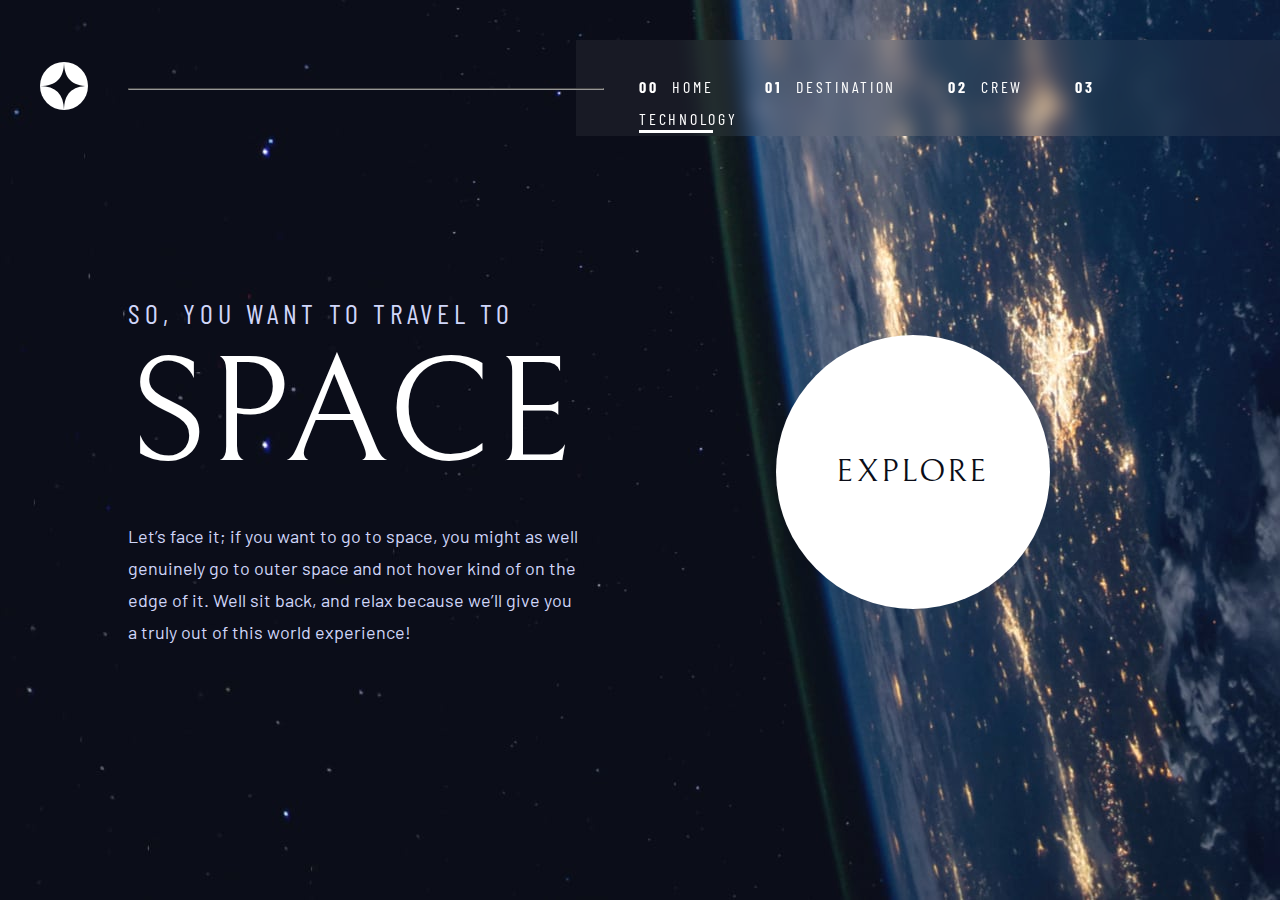
<file: starter-code/index.html>
<!DOCTYPE html>
<html lang="en">
<head>
  <meta charset="UTF-8">
  <meta name="viewport" content="width=device-width, initial-scale=1.0">

  <link rel="icon" type="image/png" sizes="32x32" href="./assets/favicon-32x32.png">
  <link rel="stylesheet" href="css/styles.css">
  <link rel="stylesheet" href="css/index-styles.css">
  <link rel="preconnect" href="https://fonts.googleapis.com">
  <link rel="preconnect" href="https://fonts.gstatic.com" crossorigin>
  <link href="https://fonts.googleapis.com/css2?family=Barlow&family=Barlow+Condensed&family=Bellefair&display=swap" rel="stylesheet">
  <title>Frontend Mentor | Space tourism website</title>
</head>
<body class="background">

  <div class="navigation-container">
    <div class="logo"><img src="assets/shared/logo.svg" alt="logo"></div>

    <div class="navigation-box">
      <div class="navigation-sections">
        <a href="index.html"><p class="nav-text active-tab"><span class="nav-text-bold">00</span> Home</p></a>
        <a href="destination-moon.html"><p class="nav-text"><span class="nav-text-bold">01</span> Destination</p></a>
        <a href="crew-commander.html"><p class="nav-text"><span class="nav-text-bold">02</span> Crew</p></a>
        <a href="technology-vehicle.html"><p class="nav-text"><span class="nav-text-bold">03</span> Technology</p></a>
      </div>

    </div>
    <hr class="navigation-line">
  </div>
  <br>

  <div class="body-container">
    <div class="left-container">
      <h5>So, you want to travel to</h5>
      <h1>Space</h1>
      <p>Let’s face it; if you want to go to space, you might as well genuinely go to
      outer space and not hover kind of on the edge of it. Well sit back, and relax
      because we’ll give you a truly out of this world experience!</p>
    </div>

    <div class="right-container">
      <a href="destination-moon.html"><div class="explore">Explore</div></a>
  </div>
  </div>
</body>
</html>
</file>
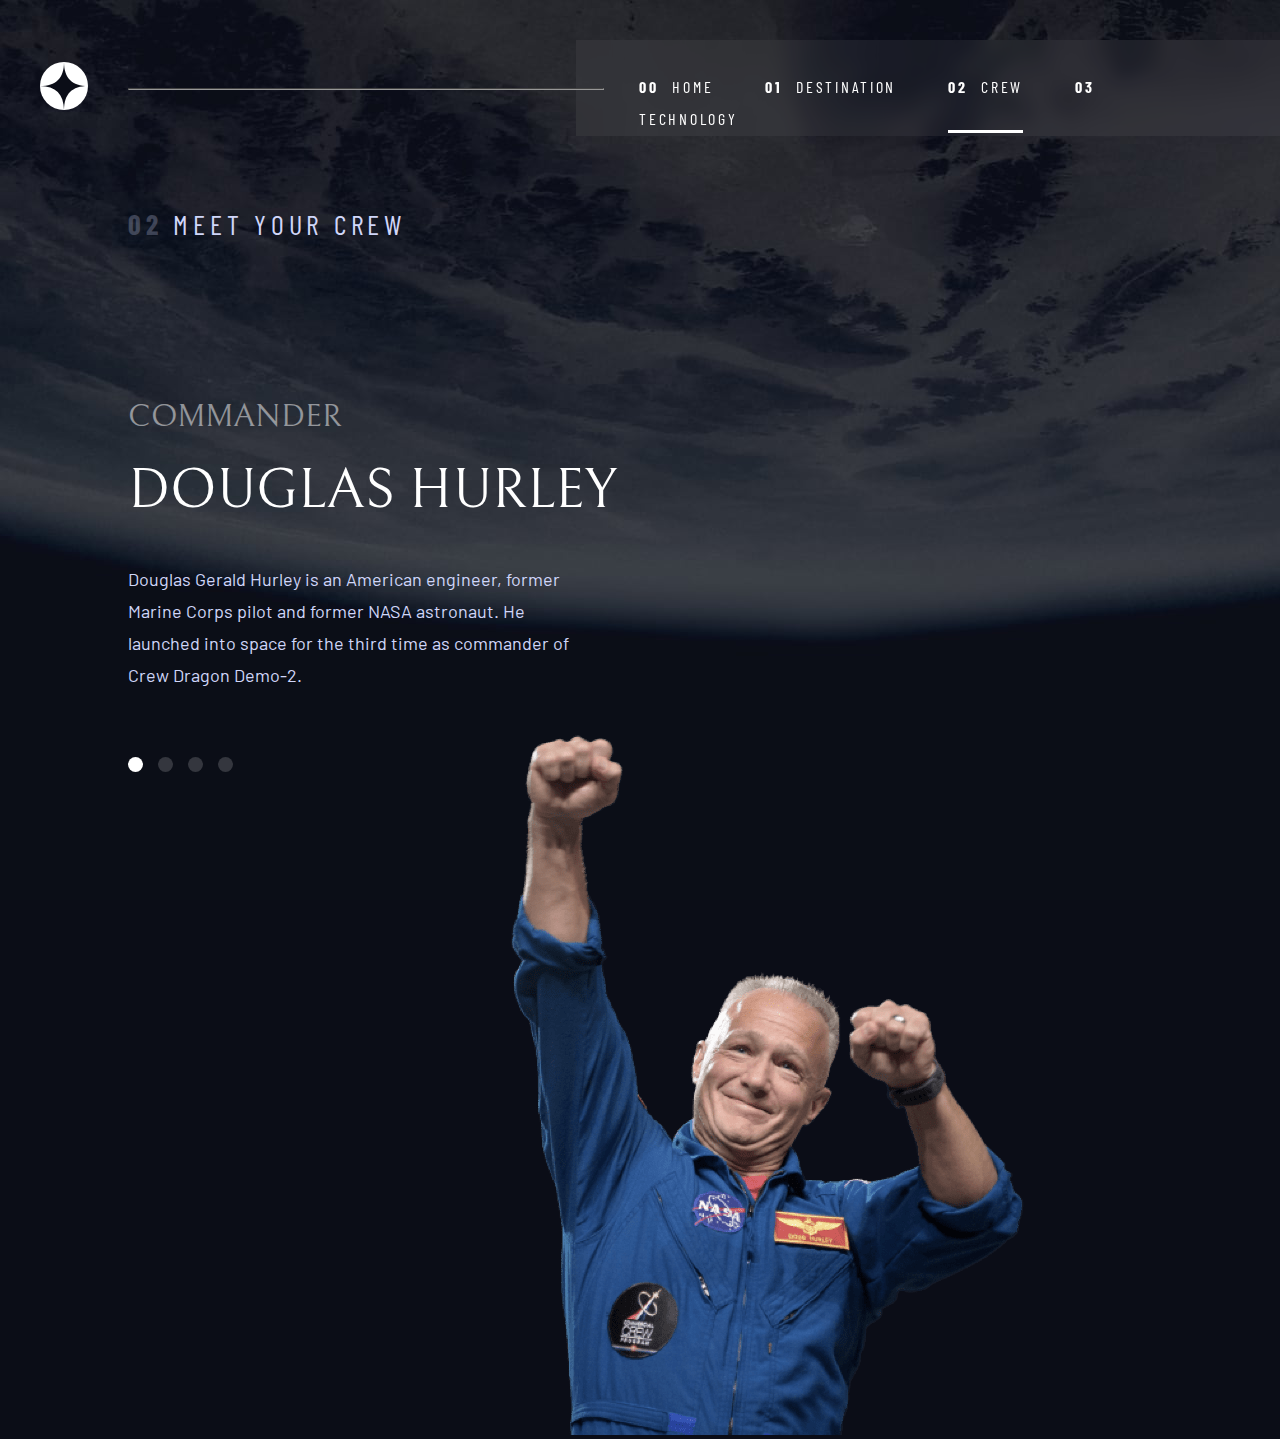
<file: starter-code/crew-commander.html>
<!DOCTYPE html>
<html lang="en">
<head>
  <meta charset="UTF-8">
  <meta name="viewport" content="width=device-width, initial-scale=1.0">

  <link rel="icon" type="image/png" sizes="32x32" href="./assets/favicon-32x32.png">
  <link rel="stylesheet" href="css/styles.css">
  <link rel="stylesheet" href="css/crew-styles.css">
  <link rel="preconnect" href="https://fonts.googleapis.com">
  <link rel="preconnect" href="https://fonts.gstatic.com" crossorigin>
  <link href="https://fonts.googleapis.com/css2?family=Barlow&family=Barlow+Condensed&family=Bellefair&display=swap" rel="stylesheet">
  <title>Frontend Mentor | Space tourism website</title>
</head>
<body class="background">

  <div class="navigation-container">
    <div class="logo"><img src="assets/shared/logo.svg" alt="logo"></div>

    <div class="navigation-box">
      <div class="navigation-sections">
        <a href="index.html"><p class="nav-text"><span class="nav-text-bold">00</span> Home</p></a>
        <a href="destination-moon.html"><p class="nav-text"><span class="nav-text-bold">01</span> Destination</p></a>
        <a href="crew-commander.html"><p class="nav-text active-tab"><span class="nav-text-bold">02</span> Crew</p></a>
        <a href="technology-vehicle.html"><p class="nav-text"><span class="nav-text-bold">03</span> Technology</p></a>
      </div>

    </div>
    <hr class="navigation-line">
  </div>
  <br>

  <div class="left-container">
    <h5><span class="h5-bold">02</span> Meet your crew</h5>

    <h4>Commander</h4>
    <h3>Douglas Hurley</h3>

    <p>Douglas Gerald Hurley is an American engineer, former Marine Corps pilot
    and former NASA astronaut. He launched into space for the third time as
    commander of Crew Dragon Demo-2.</p>

    <div class="crew-links">
      <a class="crew-button crew-button-active" href="crew-commander.html"> </a>
      <a class="crew-button" href="crew-specialist.html"> </a>
      <a class="crew-button" href="crew-engineer.html"> </a>
      <a class="crew-button" href="crew-pilot.html"> </a>
    </div>
  </div>

  <div class="right-container douglas">

    <img class="douglas-size" src="assets/crew/image-douglas-hurley.png">

  </div>

</body>
</html>
</file>
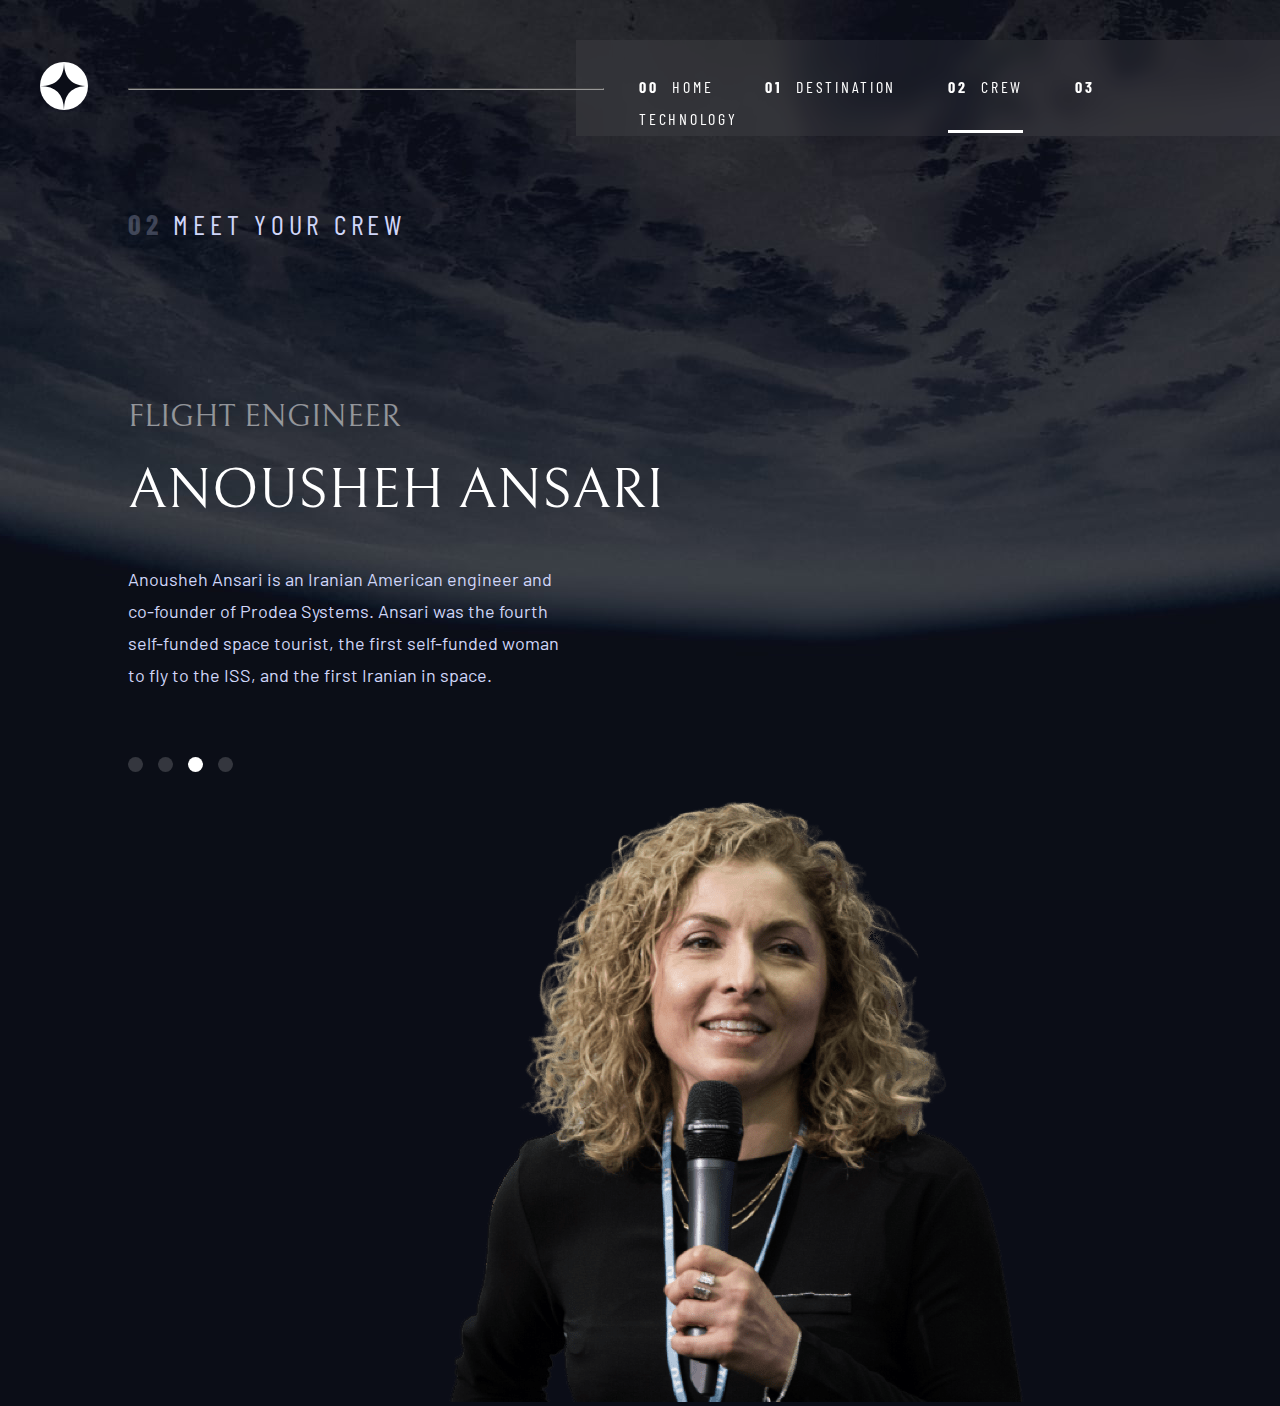
<file: starter-code/crew-engineer.html>
<!DOCTYPE html>
<html lang="en">
<head>
  <meta charset="UTF-8">
  <meta name="viewport" content="width=device-width, initial-scale=1.0">

  <link rel="icon" type="image/png" sizes="32x32" href="./assets/favicon-32x32.png">
  <link rel="stylesheet" href="css/styles.css">
  <link rel="stylesheet" href="css/crew-styles.css">
  <link rel="preconnect" href="https://fonts.googleapis.com">
  <link rel="preconnect" href="https://fonts.gstatic.com" crossorigin>
  <link href="https://fonts.googleapis.com/css2?family=Barlow&family=Barlow+Condensed&family=Bellefair&display=swap" rel="stylesheet">
  <title>Frontend Mentor | Space tourism website</title>
</head>
<body class="background">

  <div class="navigation-container">
    <div class="logo"><img src="assets/shared/logo.svg" alt="logo"></div>

    <div class="navigation-box">
      <div class="navigation-sections">
        <a href="index.html"><p class="nav-text"><span class="nav-text-bold">00</span> Home</p></a>
        <a href="destination-moon.html"><p class="nav-text"><span class="nav-text-bold">01</span> Destination</p></a>
        <a href="crew-commander.html"><p class="nav-text active-tab"><span class="nav-text-bold">02</span> Crew</p></a>
        <a href="technology-vehicle.html"><p class="nav-text"><span class="nav-text-bold">03</span> Technology</p></a>
      </div>

    </div>
    <hr class="navigation-line">
  </div>
  <br>

  <div class="left-container">
    <h5><span class="h5-bold">02</span> Meet your crew</h5>

    <h4>Flight Engineer</h4>
    <h3>Anousheh Ansari</h3>

    <p>Anousheh Ansari is an Iranian American engineer and co-founder of Prodea Systems.
  Ansari was the fourth self-funded space tourist, the first self-funded woman to
  fly to the ISS, and the first Iranian in space. </p>

    <div class="crew-links">
      <a class="crew-button" href="crew-commander.html"> </a>
      <a class="crew-button" href="crew-specialist.html"> </a>
      <a class="crew-button crew-button-active" href="crew-engineer.html"> </a>
      <a class="crew-button" href="crew-pilot.html"> </a>
    </div>
  </div>

  <div class="right-container anousheh">

    <img src="assets/crew/image-anousheh-ansari.png">

  </div>




</body>
</html>
</file>
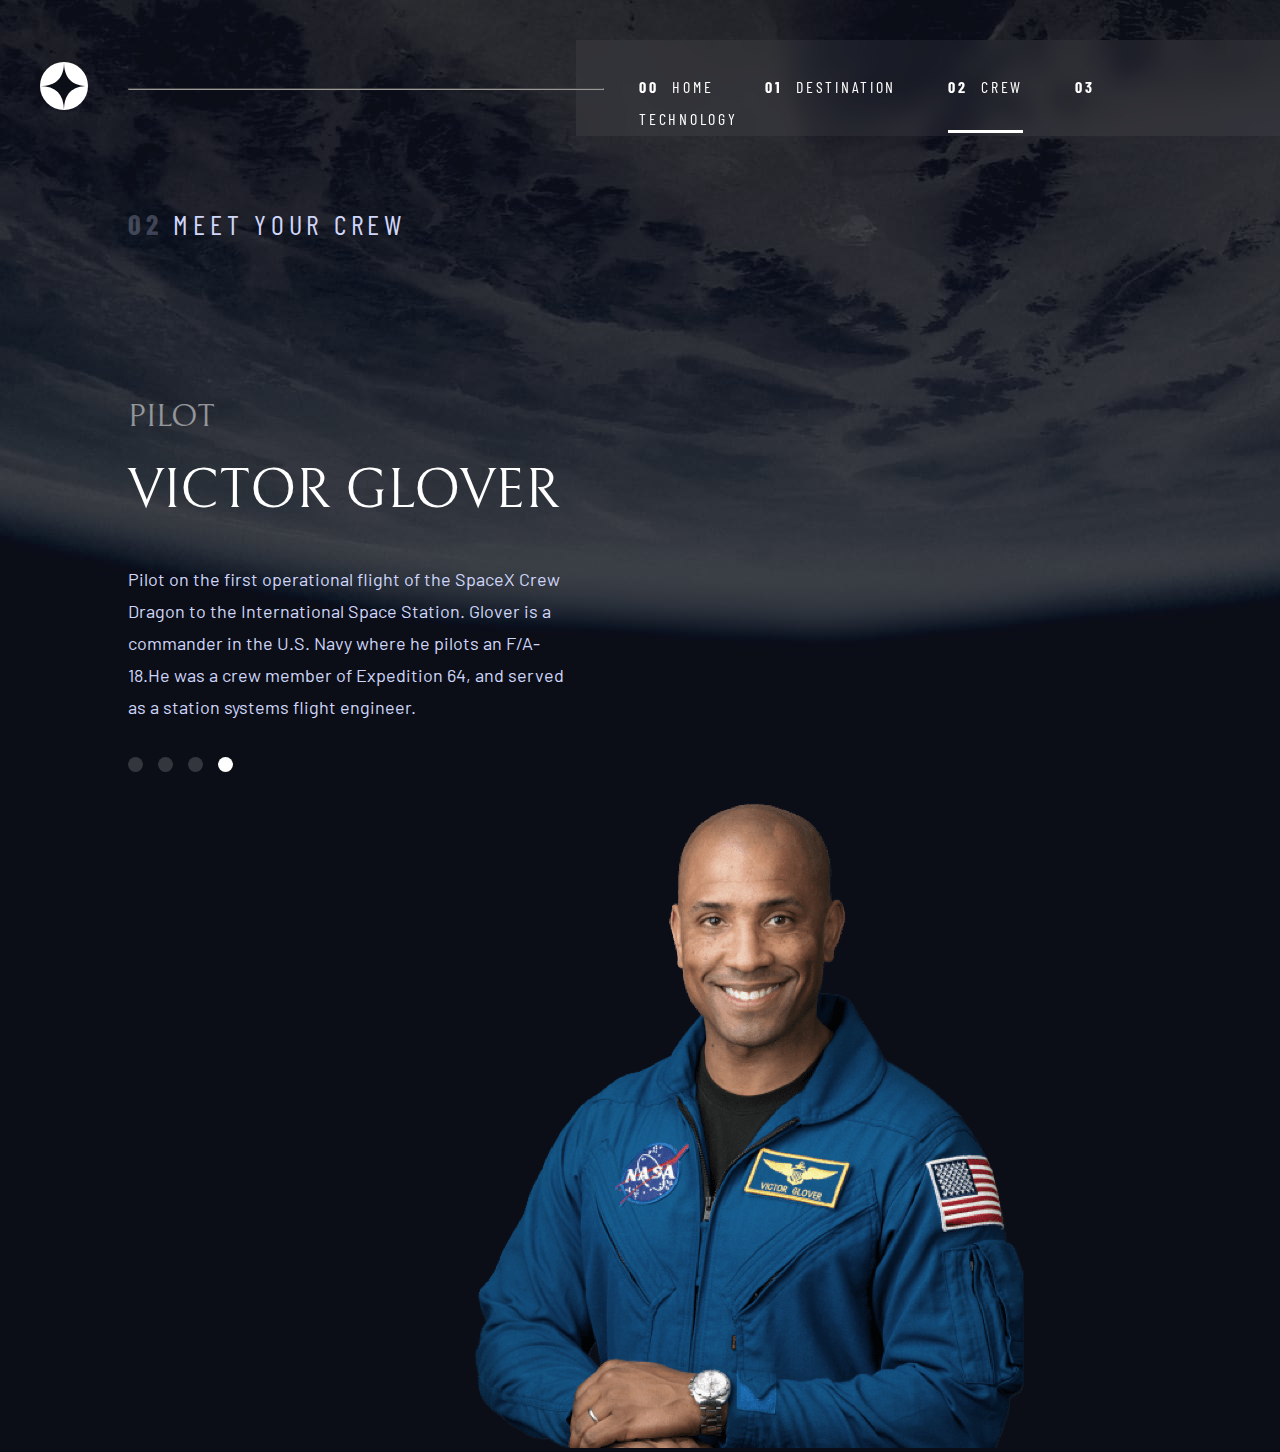
<file: starter-code/crew-pilot.html>
<!DOCTYPE html>
<html lang="en">
<head>
  <meta charset="UTF-8">
  <meta name="viewport" content="width=device-width, initial-scale=1.0">

  <link rel="icon" type="image/png" sizes="32x32" href="./assets/favicon-32x32.png">
  <link rel="stylesheet" href="css/styles.css">
  <link rel="stylesheet" href="css/crew-styles.css">
  <link rel="preconnect" href="https://fonts.googleapis.com">
  <link rel="preconnect" href="https://fonts.gstatic.com" crossorigin>
  <link href="https://fonts.googleapis.com/css2?family=Barlow&family=Barlow+Condensed&family=Bellefair&display=swap" rel="stylesheet">
  
  <title>Frontend Mentor | Space tourism website</title>
</head>
<body class="background">

<div class="navigation-container">
    <div class="logo"><img src="assets/shared/logo.svg" alt="logo"></div>

    <div class="navigation-box">
      <div class="navigation-sections">
        <a href="index.html"><p class="nav-text"><span class="nav-text-bold">00</span> Home</p></a>
        <a href="destination-moon.html"><p class="nav-text"><span class="nav-text-bold">01</span> Destination</p></a>
        <a href="crew-commander.html"><p class="nav-text active-tab"><span class="nav-text-bold">02</span> Crew</p></a>
        <a href="technology-vehicle.html"><p class="nav-text"><span class="nav-text-bold">03</span> Technology</p></a>
      </div>

    </div>
    <hr class="navigation-line">
  </div>
  <br>

  <div class="left-container">
    <h5><span class="h5-bold">02</span> Meet your crew</h5>

    <h4>Pilot</h4>
    <h3>Victor Glover</h3>

    <p>Pilot on the first operational flight of the SpaceX Crew Dragon to the
  International Space Station. Glover is a commander in the U.S. Navy where
  he pilots an F/A-18.He was a crew member of Expedition 64, and served as a
  station systems flight engineer.</p>

    <div class="crew-links">
      <a class="crew-button" href="crew-commander.html"> </a>
      <a class="crew-button" href="crew-specialist.html"> </a>
      <a class="crew-button" href="crew-engineer.html"> </a>
      <a class="crew-button crew-button-active" href="crew-pilot.html"> </a>
    </div>
  </div>

  <div class="right-container victor">

    <img src="assets/crew/image-victor-glover.png">

  </div>





</body>
</html>
</file>
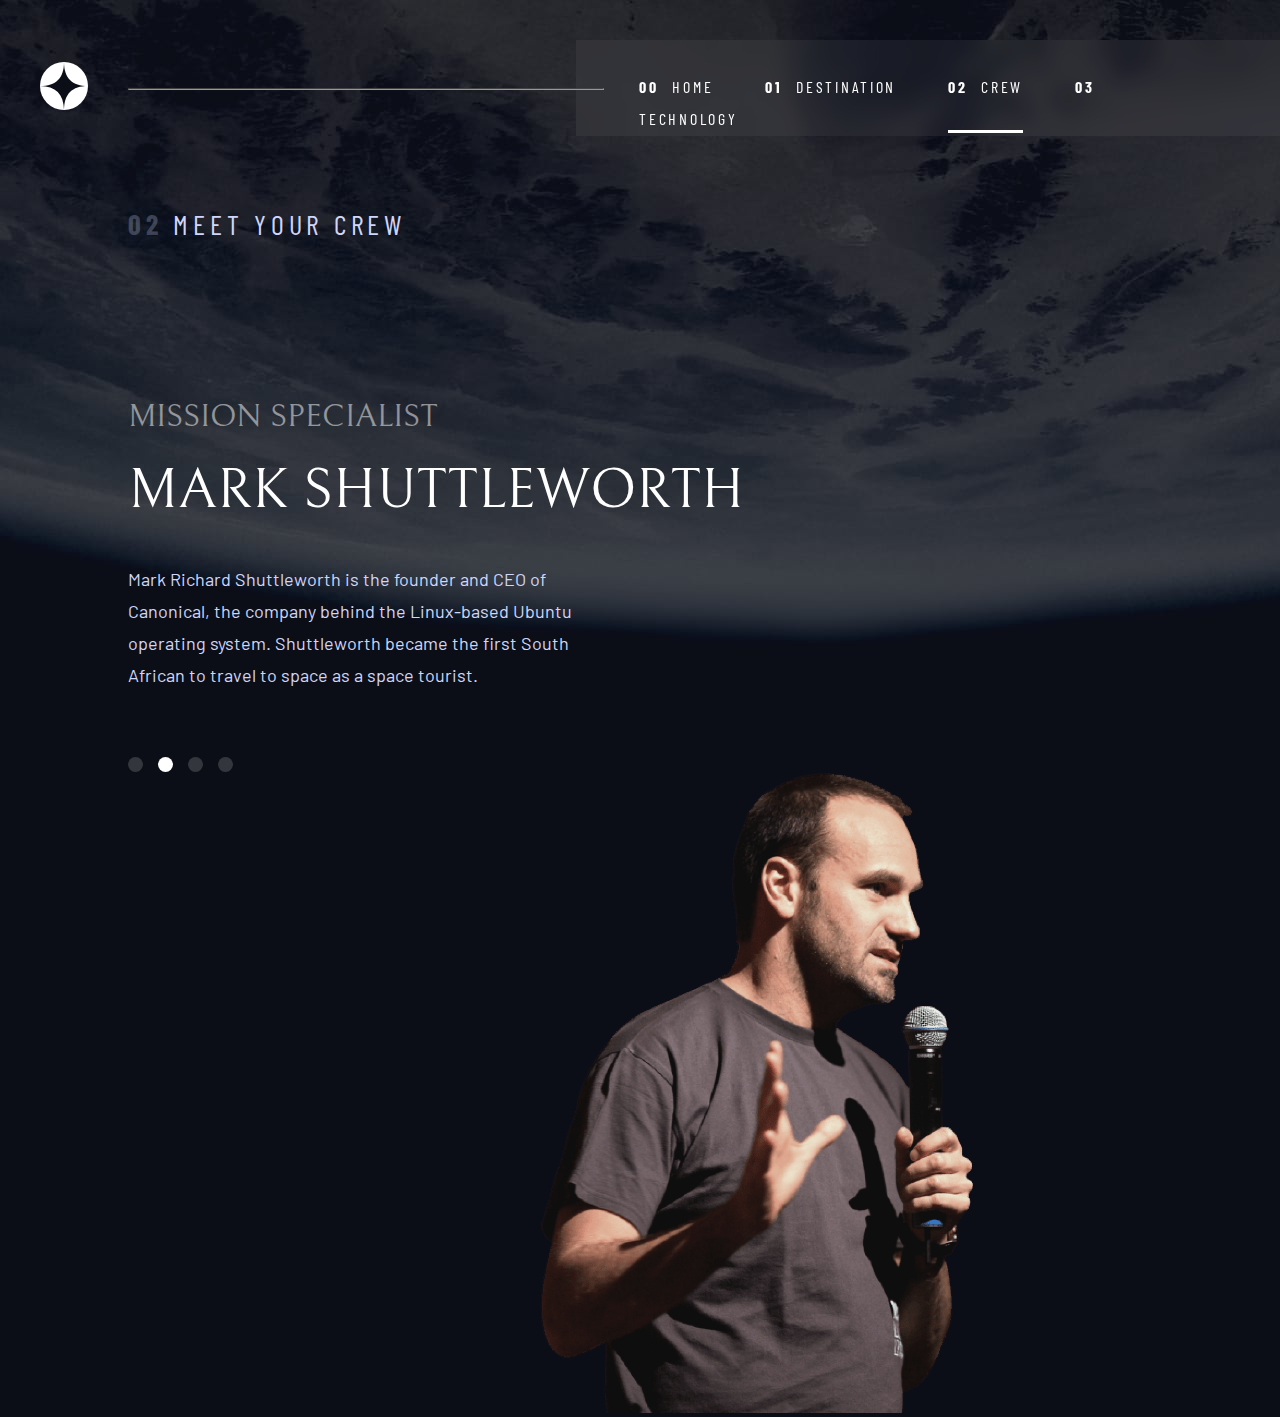
<file: starter-code/crew-specialist.html>
<!DOCTYPE html>
<html lang="en">
<head>
  <meta charset="UTF-8">
  <meta name="viewport" content="width=device-width, initial-scale=1.0">

  <link rel="icon" type="image/png" sizes="32x32" href="./assets/favicon-32x32.png">
  <link rel="stylesheet" href="css/styles.css">
  <link rel="stylesheet" href="css/crew-styles.css">
  <link rel="preconnect" href="https://fonts.googleapis.com">
  <link rel="preconnect" href="https://fonts.gstatic.com" crossorigin>
  <link href="https://fonts.googleapis.com/css2?family=Barlow&family=Barlow+Condensed&family=Bellefair&display=swap" rel="stylesheet">
  <title>Frontend Mentor | Space tourism website</title>
</head>

<body class="background">

  <div class="navigation-container">
    <div class="logo"><img src="assets/shared/logo.svg" alt="logo"></div>

    <div class="navigation-box">
      <div class="navigation-sections">
        <a href="index.html"><p class="nav-text"><span class="nav-text-bold">00</span> Home</p></a>
        <a href="destination-moon.html"><p class="nav-text"><span class="nav-text-bold">01</span> Destination</p></a>
        <a href="crew-commander.html"><p class="nav-text active-tab"><span class="nav-text-bold">02</span> Crew</p></a>
        <a href="technology-vehicle.html"><p class="nav-text"><span class="nav-text-bold">03</span> Technology</p></a>
      </div>

    </div>
    <hr class="navigation-line">
  </div>
  <br>
  <div class="left-container">
    <h5><span class="h5-bold">02</span> Meet your crew</h5>

    <h4>Mission Specialist</h4>
    <h3>Mark Shuttleworth</h3>

    <p>  Mark Richard Shuttleworth is the founder and CEO of Canonical, the company behind
  the Linux-based Ubuntu operating system. Shuttleworth became the first South
  African to travel to space as a space tourist.</p>

    <div class="crew-links">
      <a class="crew-button" href="crew-commander.html"> </a>
      <a class="crew-button crew-button-active" href="crew-specialist.html"> </a>
      <a class="crew-button" href="crew-engineer.html"> </a>
      <a class="crew-button" href="crew-pilot.html"> </a>
    </div>
  </div>

  <div class="right-container mark">

      <img src="assets/crew/image-mark-shuttleworth.png">

  </div>

</body>
</html>
</file>
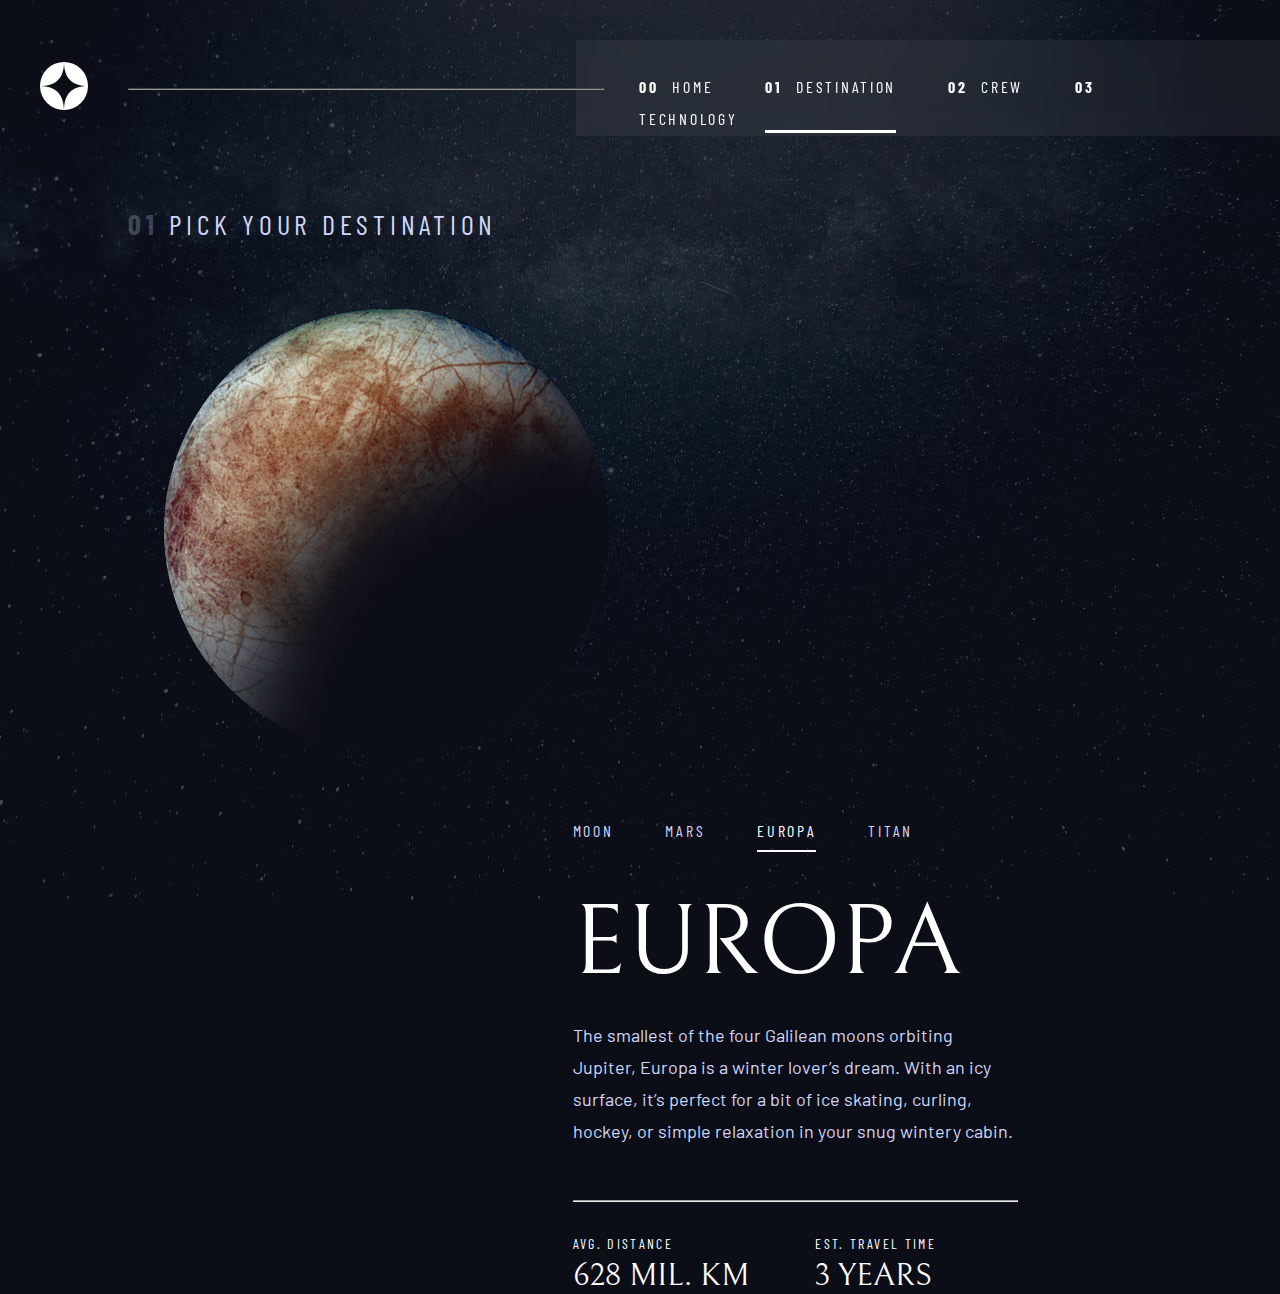
<file: starter-code/destination-europa.html>
<!DOCTYPE html>
<html lang="en">
<head>
  <meta charset="UTF-8">
  <meta name="viewport" content="width=device-width, initial-scale=1.0">

  <link rel="icon" type="image/png" sizes="32x32" href="./assets/favicon-32x32.png">
  <link rel="stylesheet" href="css/styles.css">
  <link rel="stylesheet" href="css/destination-styles.css">
  <link rel="preconnect" href="https://fonts.googleapis.com">
  <link rel="preconnect" href="https://fonts.gstatic.com" crossorigin>
  <link href="https://fonts.googleapis.com/css2?family=Barlow&family=Barlow+Condensed&family=Bellefair&display=swap" rel="stylesheet">
  <title>Frontend Mentor | Space tourism website</title>
</head>

<body class="background">

  <div class="navigation-container">
    <div class="logo">
      <img src="assets/shared/logo.svg" alt="logo">
    </div>

    <div class="navigation-box">
      <div class="navigation-sections">
        <a href="index.html"><p class="nav-text"><span class="nav-text-bold">00</span> Home</p></a>
        <a href="destination-moon.html"><p class="nav-text active-tab"><span class="nav-text-bold">01</span> Destination</p></a>
        <a href="crew-commander.html"><p class="nav-text"><span class="nav-text-bold">02</span> Crew</p></a>
        <a href="technology-vehicle.html"><p class="nav-text"><span class="nav-text-bold">03</span> Technology</p></a>
      </div>
    </div>
    <hr class="navigation-line">
  </div>
  <br>

<div class="body-container">

    <div class="left-container">
      <h5><span class="h5-bold">01</span> Pick your destination</h5>
      <img class="europa" src="assets/destination/image-europa.png">
    </div>

    <div class="right-container">
      <div class="destination-navigation">
      <a class="dest-nav-text" href="destination-moon.html">Moon</a>
      <a class="dest-nav-text" href="destination-mars.html">Mars</a>
      <a class="dest-nav-text dest-nav-text-bold active-tab" href="destination-europa.html">Europa</a>
      <a class="dest-nav-text" href="destination-titan.html">Titan</a>
      </div>

      <h2>Europa</h2>
      <p>The smallest of the four Galilean moons orbiting Jupiter, Europa is a
          winter lover’s dream. With an icy surface, it’s perfect for a bit of
          ice skating, curling, hockey, or simple relaxation in your snug
          wintery cabin.</p>
      <div class="statistics">
        <hr>
        <br>
        <div class="distance">
          <p class="subheading-2">Avg. distance</p>
          <p class="subheading-1">628 mil. km</p>
        </div>
        <div class="time">
          <p class="subheading-2">Est. travel time</p>
          <p class="subheading-1">3 years</p>
        </div>
      </div>
    </div>
  <br>
</div>
</body>
</html>
</file>
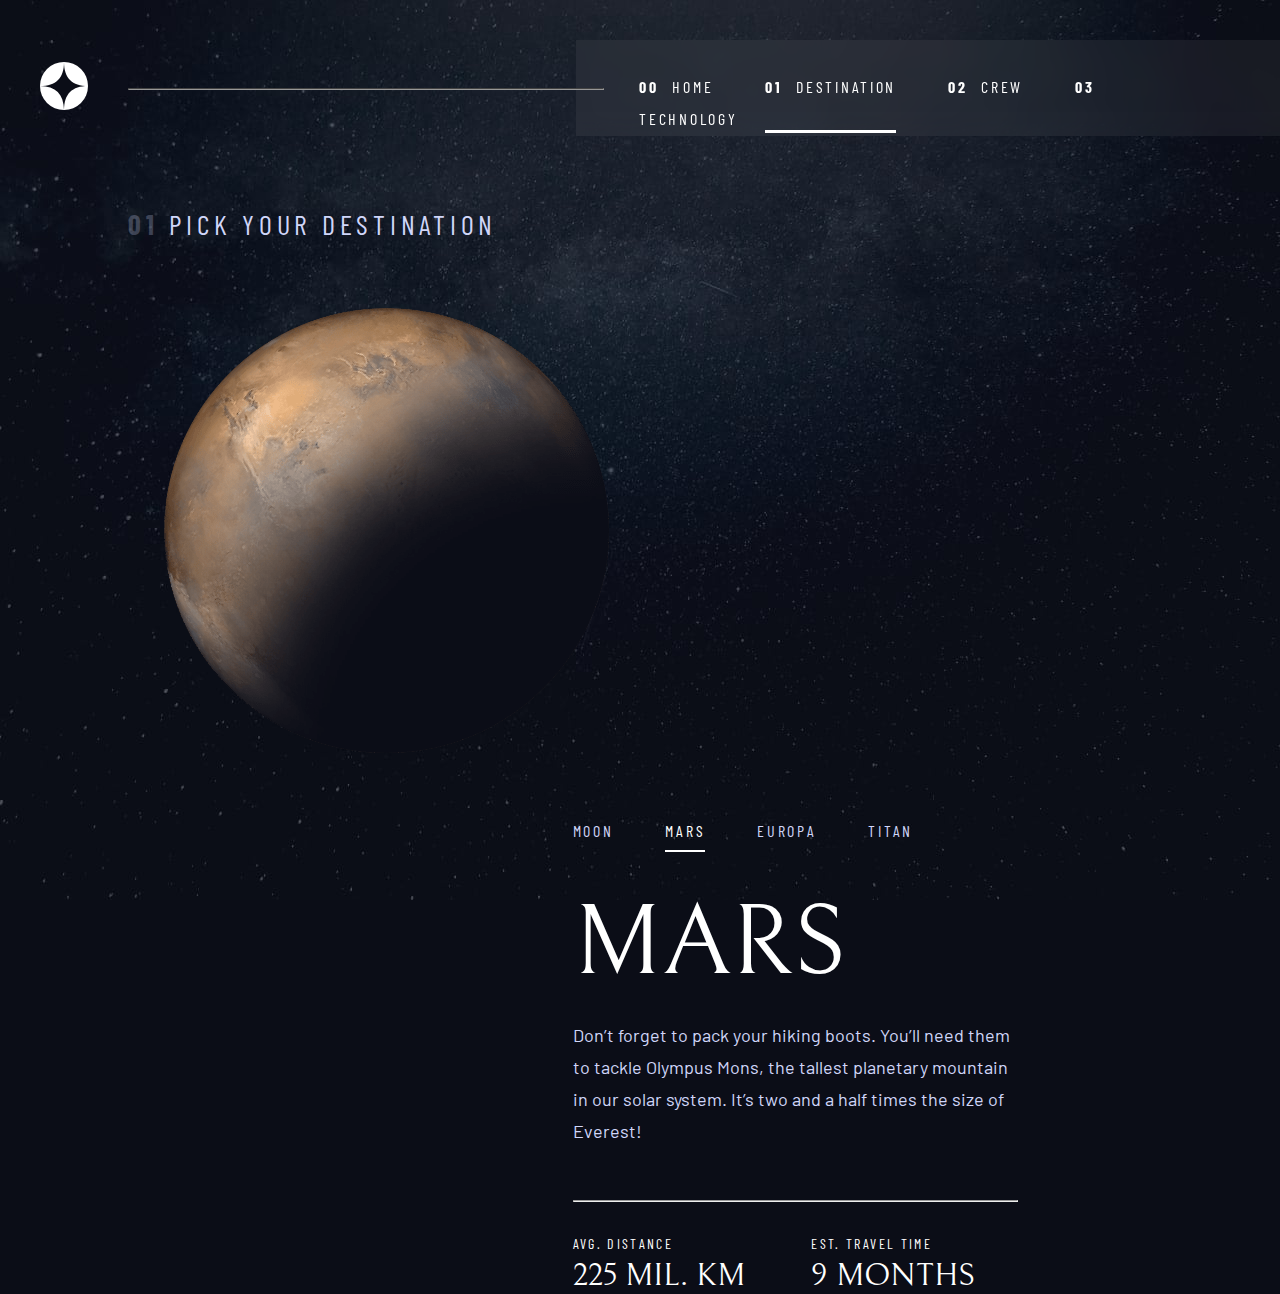
<file: starter-code/destination-mars.html>
<!DOCTYPE html>
<html lang="en">
<head>
  <meta charset="UTF-8">
  <meta name="viewport" content="width=device-width, initial-scale=1.0">
  <link rel="icon" type="image/png" sizes="32x32" href="./assets/favicon-32x32.png">

  <link rel="stylesheet" href="css/styles.css">
  <link rel="stylesheet" href="css/destination-styles.css">
  <link rel="preconnect" href="https://fonts.googleapis.com">
  <link rel="preconnect" href="https://fonts.gstatic.com" crossorigin>
  <link href="https://fonts.googleapis.com/css2?family=Barlow&family=Barlow+Condensed&family=Bellefair&display=swap" rel="stylesheet">
  
  <title>Frontend Mentor | Space tourism website</title>
</head>

<body class="background">
  <div class="navigation-container">
    <div class="logo">
      <img src="assets/shared/logo.svg" alt="logo">
    </div>

    <div class="navigation-box">
      <div class="navigation-sections">
        <a href="index.html"><p class="nav-text"><span class="nav-text-bold">00</span> Home</p></a>
        <a href="destination-moon.html"><p class="nav-text active-tab"><span class="nav-text-bold">01</span> Destination</p></a>
        <a href="crew-commander.html"><p class="nav-text"><span class="nav-text-bold">02</span> Crew</p></a>
        <a href="technology-vehicle.html"><p class="nav-text"><span class="nav-text-bold">03</span> Technology</p></a>
      </div>
    </div>
    <hr class="navigation-line">
  </div>
  <br>

<div class="body-container">

    <div class="left-container">
      <h5><span class="h5-bold">01</span> Pick your destination</h5>
      <img class="mars" src="assets/destination/image-mars.png">
    </div>

    <div class="right-container">
      <div class="destination-navigation">
      <a class="dest-nav-text" href="destination-moon.html">Moon</a>
      <a class="dest-nav-text dest-nav-text-bold active-tab" href="destination-mars.html">Mars</a>
      <a class="dest-nav-text" href="destination-europa.html">Europa</a>
      <a class="dest-nav-text" href="destination-titan.html">Titan</a>
      </div>

      <h2>Mars</h2>
      <p>Don’t forget to pack your hiking boots. You’ll need them to tackle Olympus Mons,
      the tallest planetary mountain in our solar system. It’s two and a half times
      the size of Everest!</p>
      <div class="statistics">
        <hr>
        <br>
        <div class="distance">
          <p class="subheading-2">Avg. distance</p>
          <p class="subheading-1">225 mil. km</p>
        </div>
        <div class="time">
          <p class="subheading-2">Est. travel time</p>
          <p class="subheading-1">9 months</p>
        </div>
      </div>


    </div>

  <br>


</div>

</body>
</html>
</file>
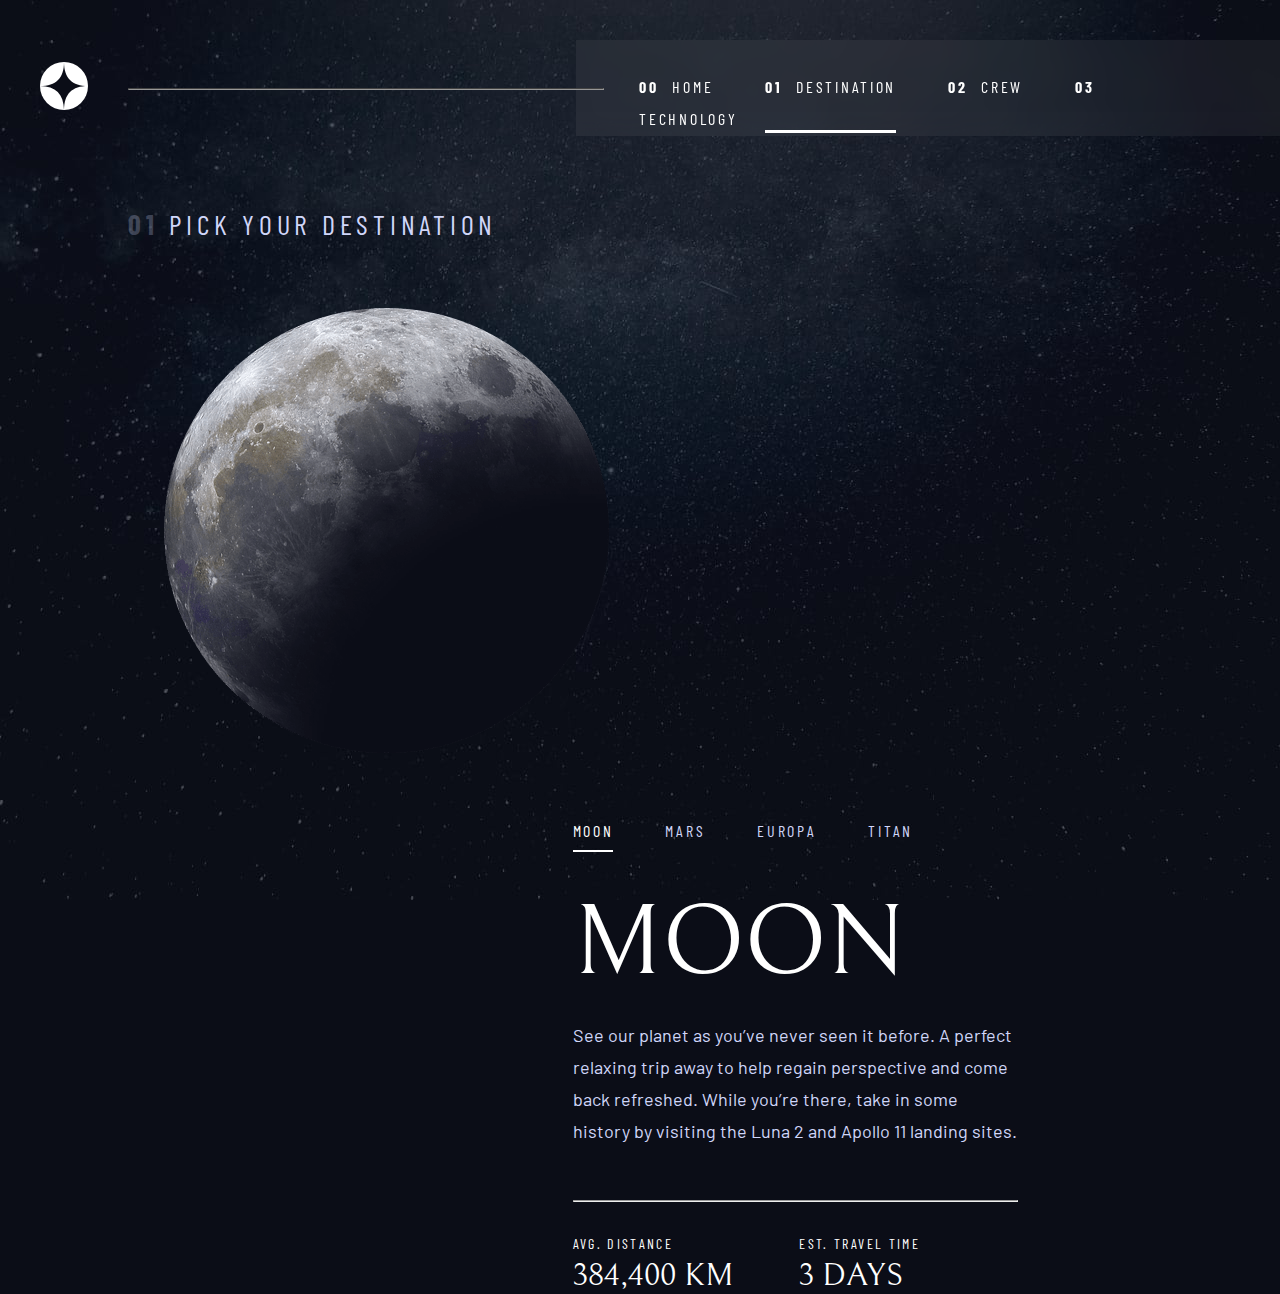
<file: starter-code/destination-moon.html>
<!DOCTYPE html>
<html lang="en">
<head>
  <meta charset="UTF-8">
  <meta name="viewport" content="width=device-width, initial-scale=1.0">

  <link rel="icon" type="image/png" sizes="32x32" href="./assets/favicon-32x32.png">
  <link rel="stylesheet" href="css/styles.css">
  <link rel="stylesheet" href="css/destination-styles.css">
  <link rel="preconnect" href="https://fonts.googleapis.com">
  <link rel="preconnect" href="https://fonts.gstatic.com" crossorigin>
  <link href="https://fonts.googleapis.com/css2?family=Barlow&family=Barlow+Condensed&family=Bellefair&display=swap" rel="stylesheet">
  
  <title>Frontend Mentor | Space tourism website</title>
</head>

<body class="background">

  <div class="navigation-container">
    <div class="logo">
      <img src="assets/shared/logo.svg" alt="logo">
    </div>

    <div class="navigation-box">
      <div class="navigation-sections">
        <a href="index.html"><p class="nav-text"><span class="nav-text-bold">00</span> Home</p></a>
        <a href="destination-moon.html"><p class="nav-text active-tab"><span class="nav-text-bold">01</span> Destination</p></a>
        <a href="crew-commander.html"><p class="nav-text"><span class="nav-text-bold">02</span> Crew</p></a>
        <a href="technology-vehicle.html"><p class="nav-text"><span class="nav-text-bold">03</span> Technology</p></a>
      </div>
    </div>
    <hr class="navigation-line">
  </div>
  <br>

<div class="body-container">

    <div class="left-container">
      <h5><span class="h5-bold">01</span> Pick your destination</h5>
      <img class="moon" src="assets/destination/image-moon.png">
    </div>

    <div class="right-container">
      <div class="destination-navigation">
      <a class="dest-nav-text dest-nav-text-bold active-tab" href="destination-moon.html">Moon</a>
      <a class="dest-nav-text" href="destination-mars.html">Mars</a>
      <a class="dest-nav-text" href="destination-europa.html">Europa</a>
      <a class="dest-nav-text" href="destination-titan.html">Titan</a>
      </div>

      <h2>Moon</h2>
      <p>  See our planet as you’ve never seen it before. A perfect relaxing trip away to help
      regain perspective and come back refreshed. While you’re there, take in some history
      by visiting the Luna 2 and Apollo 11 landing sites.</p>
      <div class="statistics">
        <hr>
        <br>
        <div class="distance">
          <p class="subheading-2">Avg. distance</p>
          <p class="subheading-1">384,400 km</p>
        </div>
        <div class="time">
          <p class="subheading-2">Est. travel time</p>
          <p class="subheading-1">3 days</p>
        </div>
      </div>


    </div>

  <br>


</div>

</body>

</html>
</file>
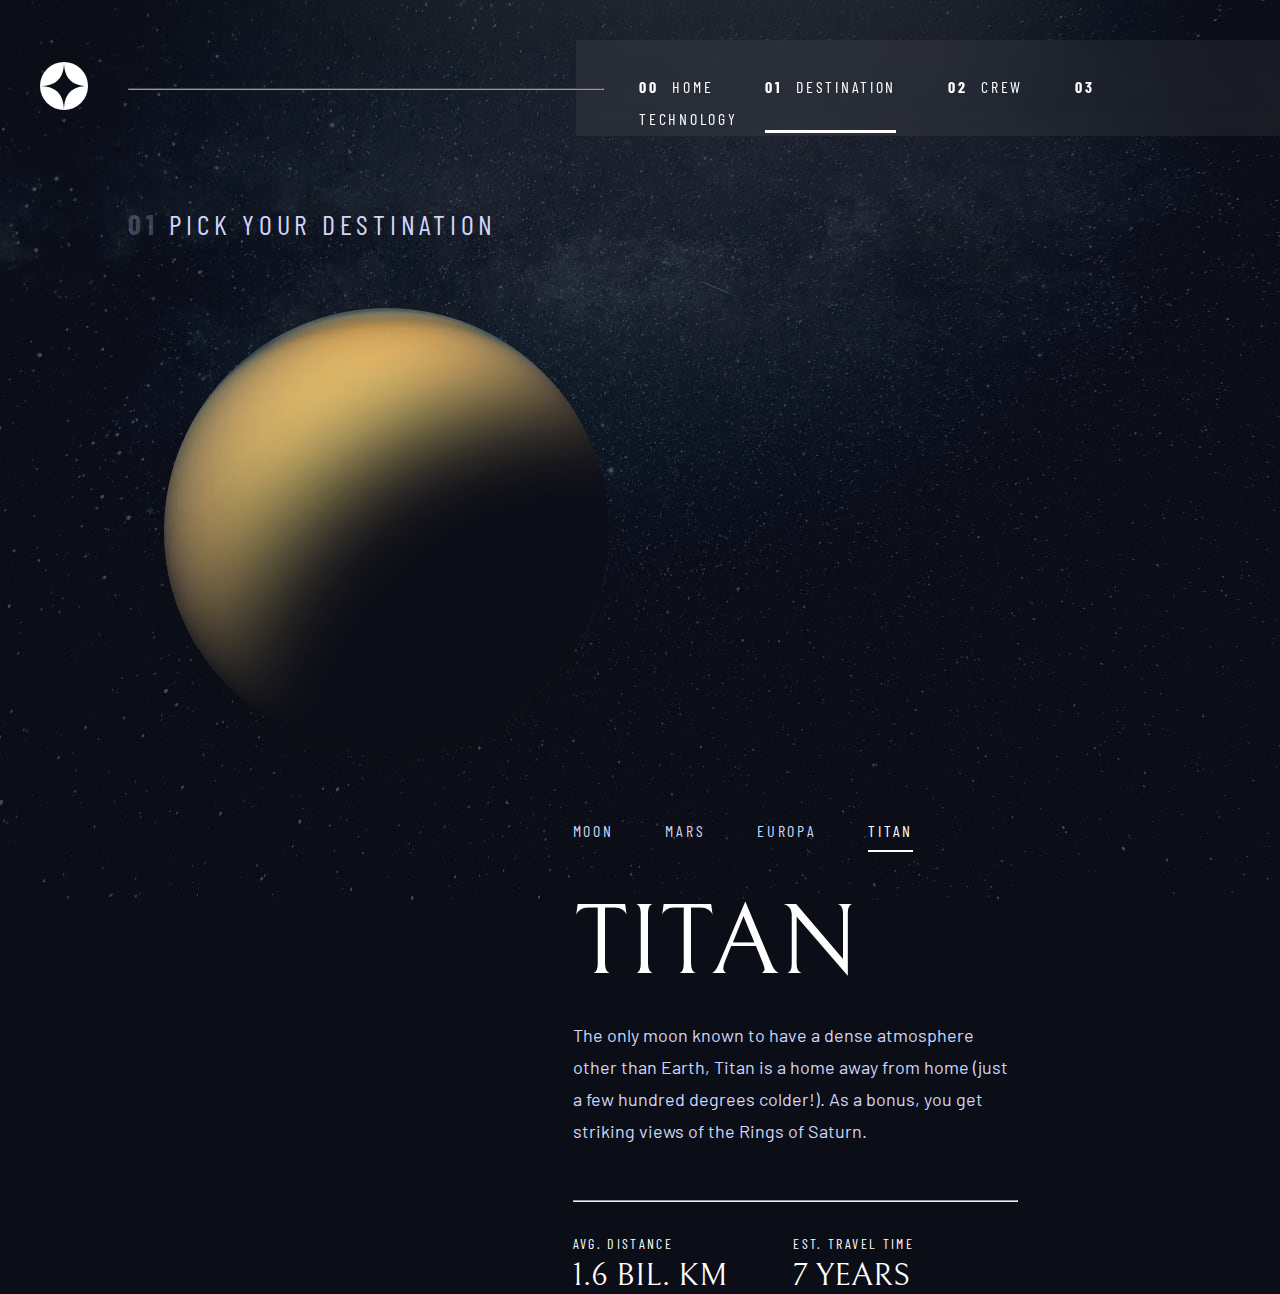
<file: starter-code/destination-titan.html>
<!DOCTYPE html>
<html lang="en">
<head>
  <meta charset="UTF-8">
  <meta name="viewport" content="width=device-width, initial-scale=1.0">

  <link rel="icon" type="image/png" sizes="32x32" href="./assets/favicon-32x32.png">

  <link rel="stylesheet" href="css/styles.css">
  <link rel="stylesheet" href="css/destination-styles.css">
  <link rel="preconnect" href="https://fonts.googleapis.com">
  <link rel="preconnect" href="https://fonts.gstatic.com" crossorigin>
  <link href="https://fonts.googleapis.com/css2?family=Barlow&family=Barlow+Condensed&family=Bellefair&display=swap" rel="stylesheet">

  <title>Frontend Mentor | Space tourism website</title>
</head>
<body class="background">

  <div class="navigation-container">
    <div class="logo">
      <img src="assets/shared/logo.svg" alt="logo">
    </div>

    <div class="navigation-box">
      <div class="navigation-sections">
        <a href="index.html"><p class="nav-text"><span class="nav-text-bold">00</span> Home</p></a>
        <a href="destination-moon.html"><p class="nav-text active-tab"><span class="nav-text-bold">01</span> Destination</p></a>
        <a href="crew-commander.html"><p class="nav-text"><span class="nav-text-bold">02</span> Crew</p></a>
        <a href="technology-vehicle.html"><p class="nav-text"><span class="nav-text-bold">03</span> Technology</p></a>
      </div>
    </div>
    <hr class="navigation-line">
  </div>
  <br>

<div class="body-container">

    <div class="left-container">
      <h5><span class="h5-bold">01</span> Pick your destination</h5>
      <img class="titan" src="assets/destination/image-titan.png">
    </div>

    <div class="right-container">
      <div class="destination-navigation">
      <a class="dest-nav-text" href="destination-moon.html">Moon</a>
      <a class="dest-nav-text" href="destination-mars.html">Mars</a>
      <a class="dest-nav-text" href="destination-europa.html">Europa</a>
      <a class="dest-nav-text dest-nav-text-bold active-tab" href="destination-titan.html">Titan</a>
      </div>

      <h2>Titan</h2>
      <p> The only moon known to have a dense atmosphere other than Earth, Titan
      is a home away from home (just a few hundred degrees colder!). As a
      bonus, you get striking views of the Rings of Saturn.</p>
      <div class="statistics">
        <hr>
        <br>
        <div class="distance">
          <p class="subheading-2">Avg. distance</p>
          <p class="subheading-1">1.6 bil. km</p>
        </div>
        <div class="time">
          <p class="subheading-2">Est. travel time</p>
          <p class="subheading-1">7 years</p>
        </div>
      </div>


    </div>

  <br>


</div>


</body>
</html>
</file>
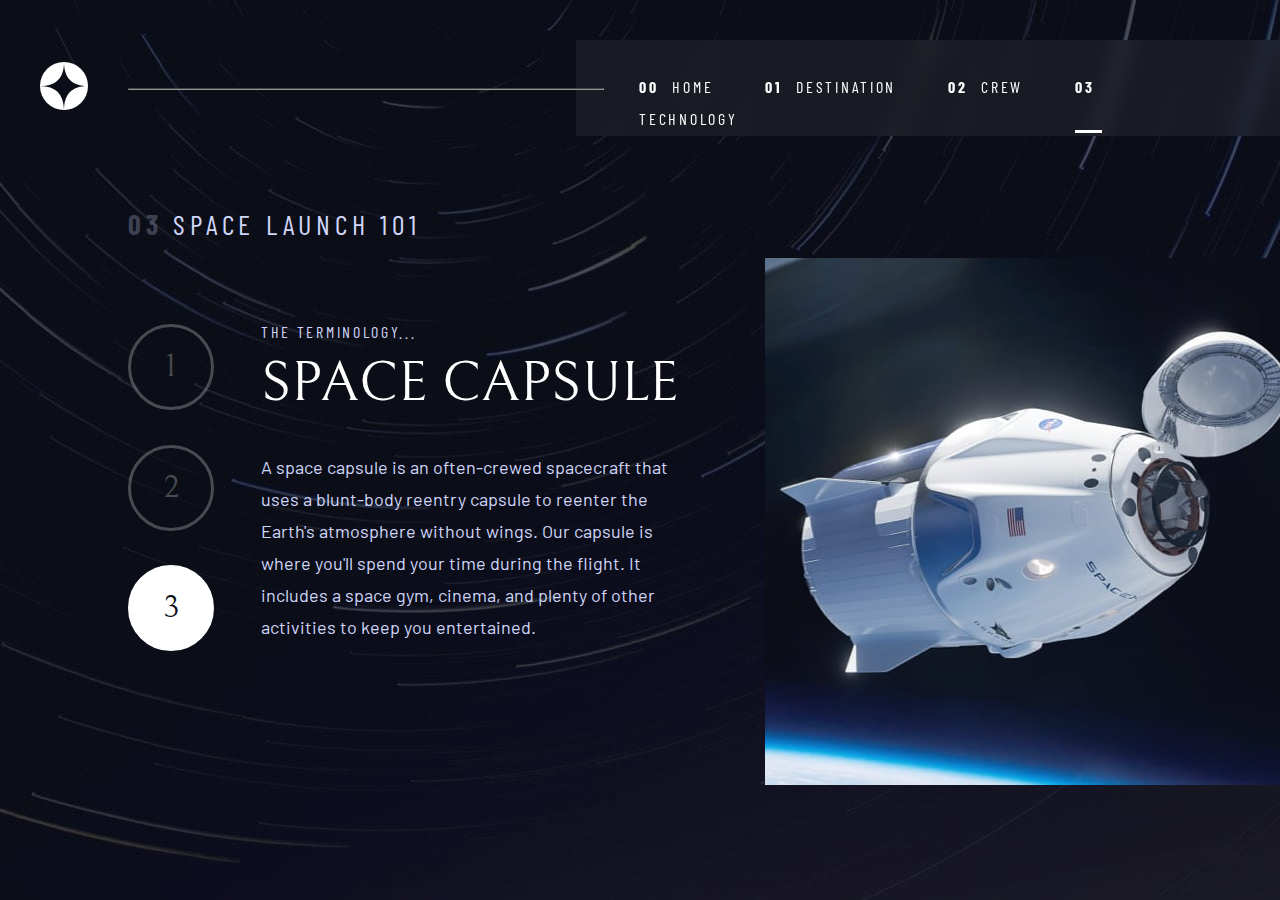
<file: starter-code/technology-capsule.html>
<!DOCTYPE html>
<html lang="en">
<head>
  <meta charset="UTF-8">
  <meta name="viewport" content="width=device-width, initial-scale=1.0">

  <link rel="icon" type="image/png" sizes="32x32" href="./assets/favicon-32x32.png">
  <link rel="stylesheet" href="css/styles.css">
  <link rel="stylesheet" href="css/technology-styles.css">
  <link rel="preconnect" href="https://fonts.googleapis.com">
  <link rel="preconnect" href="https://fonts.gstatic.com" crossorigin>
  <link href="https://fonts.googleapis.com/css2?family=Barlow&family=Barlow+Condensed&family=Bellefair&display=swap" rel="stylesheet">
  <title>Frontend Mentor | Space tourism website</title>
</head>
<body class="background">

<div class="navigation-container">
    <div class="logo">
      <img src="assets/shared/logo.svg" alt="logo">
    </div>

    <div class="navigation-box">
      <div class="navigation-sections">
        <a href="index.html"><p class="nav-text"><span class="nav-text-bold">00</span> Home</p></a>
        <a href="destination-moon.html"><p class="nav-text"><span class="nav-text-bold">01</span> Destination</p></a>
        <a href="crew-commander.html"><p class="nav-text"><span class="nav-text-bold">02</span> Crew</p></a>
        <a href="technology-vehicle.html"><p class="nav-text active-tab"><span class="nav-text-bold">03</span> Technology</p></a>
      </div>
    </div>
    <hr class="navigation-line">
  </div>
  <br>

  <div class="body-container">
    <div class="left-container">
      <h5><span class="h5-bold">03</span> Space launch 101</h5>

      <div class="technology-navigation">
        <div class="button-container">
        <a  href="technology-vehicle.html"><p class="technology-button button-font ">1</p></a>
        </div>
        <div class="button-container"><a href="technology-spaceport.html"><p class="technology-button button-font">2</p></a>
        </div>
        <div class="button-container">
        <a href="technology-capsule.html"><p class="technology-button button-font technology-button-active">3</p></a>
        </div>
      </div>

        <div class="middle-container">
            <div class="description">
                <p class="terminology">The terminology...</p>


                <h3>Space capsule</h3>

                <p> A space capsule is an often-crewed spacecraft that uses a blunt-body reentry
                capsule to reenter the Earth's atmosphere without wings. Our capsule is where
                you'll spend your time during the flight. It includes a space gym, cinema,
                and plenty of other activities to keep you entertained.</p>
            </div>
        </div>
      </div>
    </div>

    <div class="right-container">
      <img src="assets/technology/image-space-capsule-portrait.jpg">
    </div>

  </div>
</body>
</html>
</file>
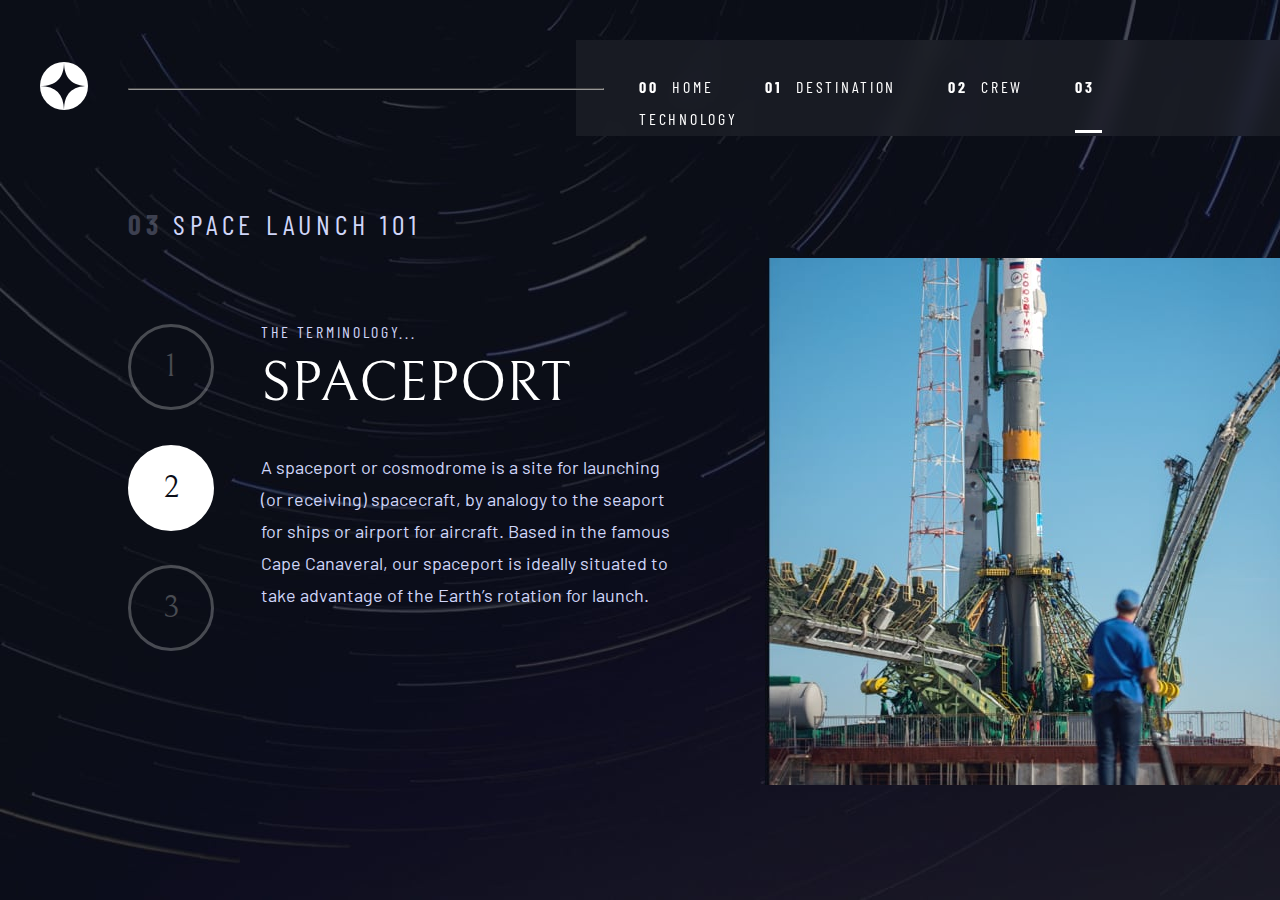
<file: starter-code/technology-spaceport.html>
<!DOCTYPE html>
<html lang="en">
<head>
  <meta charset="UTF-8">
  <meta name="viewport" content="width=device-width, initial-scale=1.0">

  <link rel="icon" type="image/png" sizes="32x32" href="./assets/favicon-32x32.png">

  <link rel="stylesheet" href="css/styles.css">
  <link rel="stylesheet" href="css/technology-styles.css">
  <link rel="preconnect" href="https://fonts.googleapis.com">
  <link rel="preconnect" href="https://fonts.gstatic.com" crossorigin>
  <link href="https://fonts.googleapis.com/css2?family=Barlow&family=Barlow+Condensed&family=Bellefair&display=swap" rel="stylesheet">
  <title>Frontend Mentor | Space tourism website</title>
</head>
<body class="background">

<div class="navigation-container">
    <div class="logo">
      <img src="assets/shared/logo.svg" alt="logo">
    </div>

    <div class="navigation-box">
      <div class="navigation-sections">
        <a href="index.html"><p class="nav-text"><span class="nav-text-bold">00</span> Home</p></a>
        <a href="destination-moon.html"><p class="nav-text"><span class="nav-text-bold">01</span> Destination</p></a>
        <a href="crew-commander.html"><p class="nav-text"><span class="nav-text-bold">02</span> Crew</p></a>
        <a href="technology-vehicle.html"><p class="nav-text active-tab"><span class="nav-text-bold">03</span> Technology</p></a>
      </div>
    </div>
    <hr class="navigation-line">
  </div>
  <br>

  <div class="body-container">
    <div class="left-container">
      <h5><span class="h5-bold">03</span> Space launch 101</h5>

      <div class="technology-navigation">
        <div class="button-container">
        <a  href="technology-vehicle.html"><p class="technology-button button-font ">1</p></a>
        </div>
        <div class="button-container"><a href="technology-spaceport.html"><p class="technology-button button-font technology-button-active">2</p></a>
        </div>
        <div class="button-container">
        <a href="technology-capsule.html"><p class="technology-button button-font">3</p></a>
        </div>
      </div>

        <div class="middle-container">
            <div class="description">
                <p class="terminology">The terminology...</p>


                <h3>Spaceport</h3>

                <p>  A spaceport or cosmodrome is a site for launching (or receiving) spacecraft,
                by analogy to the seaport for ships or airport for aircraft. Based in the
                famous Cape Canaveral, our spaceport is ideally situated to take advantage
                of the Earth’s rotation for launch.</p>
            </div>
        </div>
      </div>
    </div>

    <div class="right-container">
      <img src="assets/technology/image-spaceport-portrait.jpg">
    </div>

  </div>


</body>
</html>
</file>
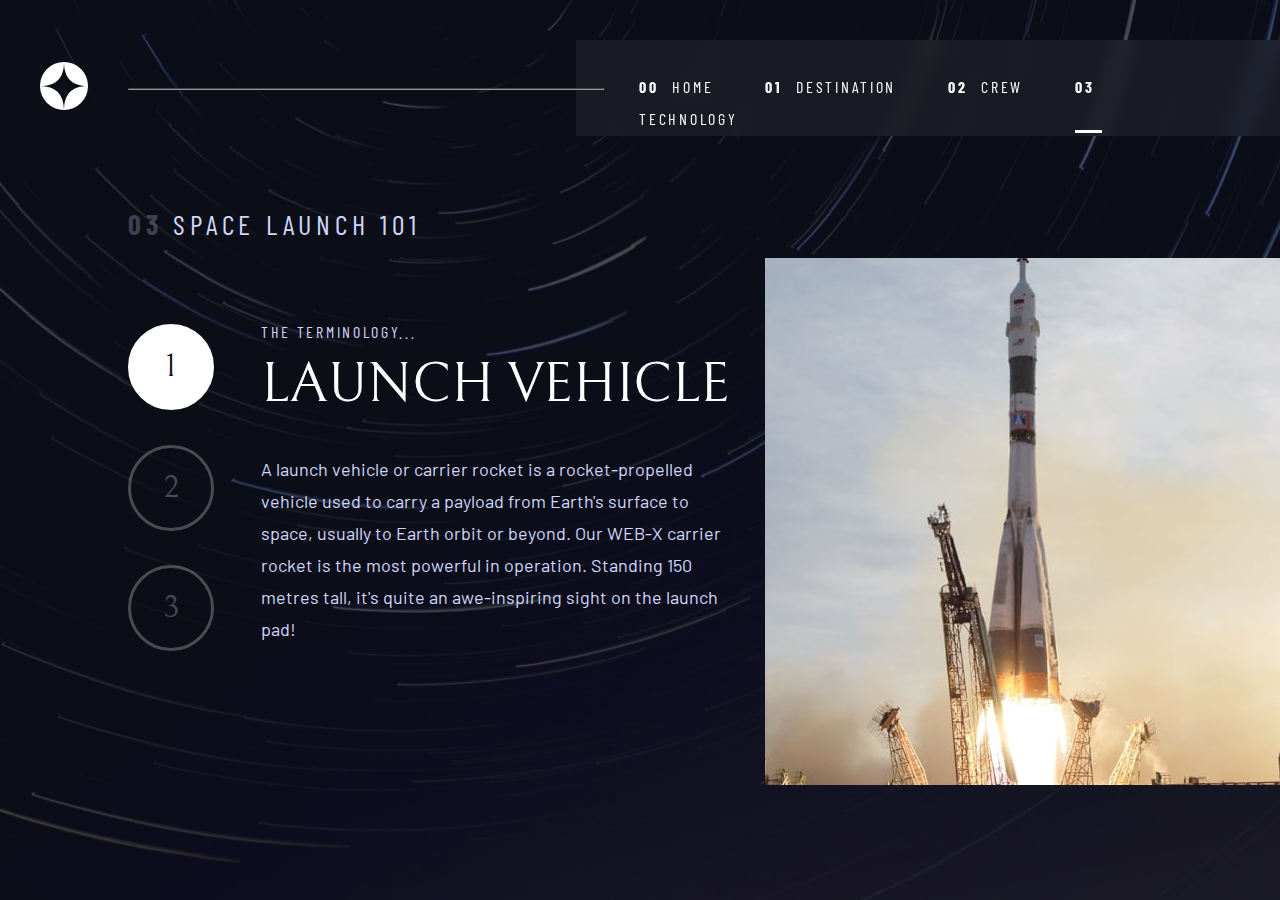
<file: starter-code/technology-vehicle.html>
<!DOCTYPE html>
<html lang="en">
<head>
  <meta charset="UTF-8">
  <meta name="viewport" content="width=device-width, initial-scale=1.0">

  <link rel="icon" type="image/png" sizes="32x32" href="./assets/favicon-32x32.png">

  <link rel="stylesheet" href="css/styles.css">
  <link rel="stylesheet" href="css/technology-styles.css">
  <link rel="preconnect" href="https://fonts.googleapis.com">
  <link rel="preconnect" href="https://fonts.gstatic.com" crossorigin>
  <link href="https://fonts.googleapis.com/css2?family=Barlow&family=Barlow+Condensed&family=Bellefair&display=swap" rel="stylesheet">
  <title>Frontend Mentor | Space tourism website</title>
</head>
<body class="background">

<div class="navigation-container">
    <div class="logo">
      <img src="assets/shared/logo.svg" alt="logo">
    </div>

    <div class="navigation-box">
      <div class="navigation-sections">
        <a href="index.html"><p class="nav-text"><span class="nav-text-bold">00</span> Home</p></a>
        <a href="destination-moon.html"><p class="nav-text"><span class="nav-text-bold">01</span> Destination</p></a>
        <a href="crew-commander.html"><p class="nav-text"><span class="nav-text-bold">02</span> Crew</p></a>
        <a href="technology-vehicle.html"><p class="nav-text active-tab"><span class="nav-text-bold">03</span> Technology</p></a>
      </div>
    </div>
    <hr class="navigation-line">
  </div>
  <br>

  <div class="body-container">
    <div class="left-container">
      <h5><span class="h5-bold">03</span> Space launch 101</h5>

      <div class="technology-navigation">
        <div class="button-container">
        <a  href="technology-vehicle.html"><p class="technology-button button-font technology-button-active">1</p></a>
        </div>
        <div class="button-container"><a href="technology-spaceport.html"><p class="technology-button button-font">2</p></a>
        </div>
        <div class="button-container">
        <a href="technology-capsule.html"><p class="technology-button button-font">3</p></a>
        </div>
      </div>

        <div class="middle-container">
            <div class="description">
                <p class="terminology">The terminology...</p>


                <h3>Launch vehicle</h3>

                <p>A launch vehicle or carrier rocket is a rocket-propelled vehicle used to carry a
                payload from Earth's surface to space, usually to Earth orbit or beyond. Our
                WEB-X carrier rocket is the most powerful in operation. Standing 150 metres tall,
                it's quite an awe-inspiring sight on the launch pad!</p>
            </div>
        </div>
      </div>
    </div>

    <div class="right-container">
      <img src="assets/technology/image-launch-vehicle-portrait.jpg">
    </div>

  </div>
</body>
</html>
</file>
<file: starter-code/css/styles.css>
/* COLORS

Dark Blue: #0B0D17
Lavender: #D0D6F9
White: #FFFFFF
Dark Grey: #979797
*/

/* TYPOGRAPHY */

p {
    font-family: "Barlow", sans-serif;
    font-size: 1.125rem;
    color: #D0D6F9;
    line-height: 32px;
}

a {
    text-decoration: None;
}

h1 {
    font-family: "Bellefair", serif;
    font-size: 9.375rem;
    text-transform: uppercase;
    color: #FFFFFF;
    margin: 0;
    font-weight: normal;
}

h2 {
    font-family: "Bellefair", serif;
    font-size: 6.25rem;
    text-transform: uppercase;
    color: #FFFFFF;
    font-weight: normal;
    margin: 0;
}

h3 {
    font-family: "Bellefair", serif;
    font-size: 3.5rem;
    text-transform: uppercase;
    color: #FFFFFF;
    font-weight: normal;
    margin: 0;
}

h4 {
    font-family: "Bellefair", serif;
    font-size: 2rem;
    text-transform: uppercase;
    color: #FFFFFF;
    font-weight: normal;
    margin: 0;
}

h5 {
    font-family: "Barlow Condensed", sans-serif;
    font-size: 1.75rem;
    text-transform: uppercase;
    color: #D0D6F9;
    letter-spacing: 4.75px;
    margin: 0;
    font-weight: normal;
}

.subheading-1 {
    font-family: "Bellefair", serif;
    font-size: 2rem;
    text-transform: uppercase;
    color: #FFFFFF;
    margin: 0;
}

.subheading-2 {
    font-family: "Barlow Condensed", sans-serif;
    font-size: 0.875rem;
    text-transform: uppercase;
    color: #FFFFFF;
    letter-spacing: 2.35px;
    margin: 0;
}

.h5-bold {
    mix-blend-mode: normal;
    opacity: 0.25;
    font-weight: bold;
}

.nav-text {
    font-family: "Barlow Condensed", sans-serif;
    font-size: 1rem;
    text-transform: uppercase;
    color: #FFFFFF;
    letter-spacing: 2.7px;
    display: inline;
    height: 96px;
    padding: 34px 0;
    margin: 0 48px 0 0;
    transition: 0.3s linear;
    border-bottom: solid 0px #979797;
}

.nav-text-bold {
    margin-right: 8px;
    font-weight: bold;
}

/* CONTAINERS */


.navigation-container {
    position: relative;
    margin: 40px auto;
    height: 96px;
    overflow: clip;
}

.navigation-box {
    position: absolute;
    right: 0;
    float: right;
    -webkit-backdrop-filter: blur(10px);
    backdrop-filter: blur(10px);
    background-color: rgba(151, 151, 151, 0.1);
    width: 55%;
    height: 100%;
    margin: auto 0;
}

.navigation-sections {
    position: absolute;
    left: 8%;
    top: 25%;
    display: block;
    margin: auto;
    padding: 1%;
    width: 80%;

}

.body-container {
    display: block;
    clear: right;
    margin-bottom: 0;
}


/* GRAPHICS */

.logo {
    float:left;
    margin: 0;
    display: inline-block;
    position: absolute;
    top: 50%;
    left: 5%;
    transform: translate(-50%, -50%);

    }

.navigation-line {
    float:left;
    width: 37%;
    position: absolute;
    top: 50%;
    left: 10%;
    border-color: #979797;
    margin: 0;

}

.active-tab {
    border-bottom: solid 3px #FFFFFF;
}

/* INTERACTIVE ELEMENTS */

.nav-text:hover {
    border-bottom: solid 3px #979797;
}
</file>
<file: starter-code/css/index-styles.css>
.background {
   background-image: url("../assets/home/background-home-desktop.jpg");
   background-position: center;
   background-attachment: fixed;
   background-size: cover;
   background-color: #0B0D17;
   margin: 0;
   height: auto;

}


.left-container {
    width: 450px;
    float: left;
    margin-left: 10%;
}

.right-container {
    display: inline;
    float: right;
    margin-right: 18%;
    margin-top: 3%;
}

.body-container {
    margin-top: 8%;
}
/* INTERACTIVE ELEMENTS */


.explore {
    display: inline;
    float: right;
    height: 274px;
    width: 274px;
    line-height: 274px;
    background-color: #FFFFFF;
    border-radius: 50%;
    display: inline-block;
    text-align: center;
    font-family: "Bellefair", serif;
    font-size: 32px;
    text-transform: uppercase;
    color: #0B0D17;
    letter-spacing: 2.35px;
    transition: 0.3s;

}


.explore:hover {
    box-shadow: 0 0 0 88px rgba(151, 151, 151, 0.5);

}
</file>
<file: starter-code/css/crew-styles.css>
html,body{
    height:100%;
    width:100%;
}

.background {
   background-image: url("../assets/crew/background-crew-desktop.jpg");
   background-position: center;
   background-attachment: fixed;
   background-size: cover;
   background-color: #0B0D17;
   margin: 0;
   height: auto;
}

/* TYPOGRAPHY */

h4 {
    mix-blend-mode: normal;
    opacity: 0.5;
    padding-bottom: 5%;
}

h3 {
    white-space: nowrap;
    padding-bottom: 5%;
}

h5 {
    padding-bottom: 35%;
}


/* Containers */


.left-container {
    display: block;
    width: 450px;
    float: left;
    margin: 1% 0 0 10%;
    height: auto;
}

.right-container {
    display: block;
    float: right;
    padding: 0;
    height: auto;
}

.body-container {
    display: block;
    margin: 0;
}
/* INTERACTIVE ELEMENTS */
.crew-links {
    position: absolute;
    top: 750px;
}

.crew-button {
    border: none;
    background-color: white;
    color-white: white;
    padding: 7.5px;
    display: line-block;
    border-radius: 50%;
    font-size: 0px;
    opacity: 0.17;
    margin-right: 15px;
    transition: 0.3s;
}

.crew-button:hover {
    opacity: 0.5;
}

.crew-button-active {
    opacity: 1;
}

/* GRAPHICS */

.douglas {
    margin-top: 2%;
    margin-right: 20%;
}

.mark {
    margin-top: 5%;
    margin-right: 24%;
}

.victor {
    margin-top: 4.8%;
    margin-right: 20%;
}

.anousheh {
    margin-top: 7.1%;
    margin-right: 20%;
}
</file>
<file: starter-code/css/destination-styles.css>
.background {
   background-image: url("../assets/destination/background-destination-desktop.jpg");
   background-position: center;
   background-attachment: fixed;
   background-size: cover;
   background-color: #0B0D17;
   margin: 0;
   height: auto;
}

/* TYPOGRAPHY */

h4 {
    mix-blend-mode: normal;
    opacity: 0.5;
    padding-bottom: 5%;
}

h3 {
    white-space: nowrap;
    padding-bottom: 5%;
}

h5 {
    padding-bottom: 15%;
}

.dest-nav-text {
    padding: 0 0 10px 0;
    margin: 0 43px 0 0;
    color: #D0D6F9;
    font-family: "Barlow Condensed", sans-serif;
    font-size: 1rem;
    text-transform: uppercase;
    letter-spacing: 2.7px;
    display: inline;
    height: 96px;
    padding: 10px 0;
    margin: 0 48px 0 0;
    transition: 0.3s linear;
    border-bottom: solid 0px #979797;
}

.dest-nav-text-bold {
    font-weight: normal;
    color: #FFFFFF;
    border-bottom: solid 2px #FFFFFF;
}

/* Containers */


.left-container {
    float: left;
    width: 450px;
    margin: 1% 0 0 10%;

}

.right-container {
    float: right;
    padding: 0;
    margin-top: 5%;
    margin-right: 20.5%;

    width: 445px;

}

.body-container {
    display: block;
    margin: 0;
}

.distance {
    float: left;
    margin-right: 15%;
}

.time {
    float: left;
    margin-right: 5%;
}

.destination-navigation {
    margin-bottom: 10%;
}

.statistics {
    margin-top: 12%;
}

/* INTERACTIVE ELEMENTS */

.dest-nav-text:hover {
    border-bottom: solid 2px #979797;
}


/* GRAPHICS */

.moon {
    margin-left: 8%;
}

.mars {
    margin-left: 8%;
}

.europa {
    margin-left: 8%;
}

.titan {
    margin-left: 8%;
}
</file>
<file: starter-code/css/technology-styles.css>
.background {
   background-image: url("../assets/technology/background-technology-desktop.jpg");
   background-position: center;
   background-attachment: fixed;
   background-size: cover;
   background-color: #0B0D17;
   margin: 0;
   height: auto;
}

/* TYPOGRAPHY */

h4 {
    mix-blend-mode: normal;
    opacity: 0.5;
    padding-bottom: 5%;

}

h3 {
    white-space: nowrap;
    padding-bottom: 4%;
    padding-top: 2%;
}

h5 {
    padding-bottom: 15%;
}

.terminology {
    font-family: "Barlow Condensed", sans-serif;
    font-size: 1rem;
    text-transform: uppercase;
    color: #D0D6F9;
    letter-spacing: 2.7px;
    display: inline;
    line-height: 0;
}

.button-font {
    font-family: "Bellefair", serif;
    font-size: 2rem;
    text-transform: uppercase;
    color: #FFFFFF;
    font-weight: normal;
    margin: 0;
}

/* Containers */


.left-container {
    margin: 1% 0 0 10%;
    float: left;
    display: inline;

}

.middle-container {
    display: inline;
    float: left;
    width: 470px;
}

.right-container {
    float: right;
    padding: 0;
    margin-top: 5%;
}

.body-container {
    display: block;
    margin: 0;
}


.technology-navigation {
    float: left;
    margin-bottom: 0%;
    width: auto;
}

.description {
    float: left;
    margin-left: 10%;
    padding: 0;
}
.button-container {
    margin-bottom: 40%;
}

/* INTERACTIVE ELEMENTS */

.technology-button {
    border-style: solid;
    border-color: #FFFFFF;
    background-color: none;
    border-radius: 50%;
    min-width: 80px;
    height: 80px;
    color: white;
    text-align: center;
    line-height: 80px;
    margin: 0;
    opacity: 0.25;
    transition: 0.3s;

}

.technology-button:hover {
    opacity: 1;
}

.technology-button-active {
    background-color: #FFFFFF;
    color: #0B0D17;
    opacity: 1;
}
</file>
